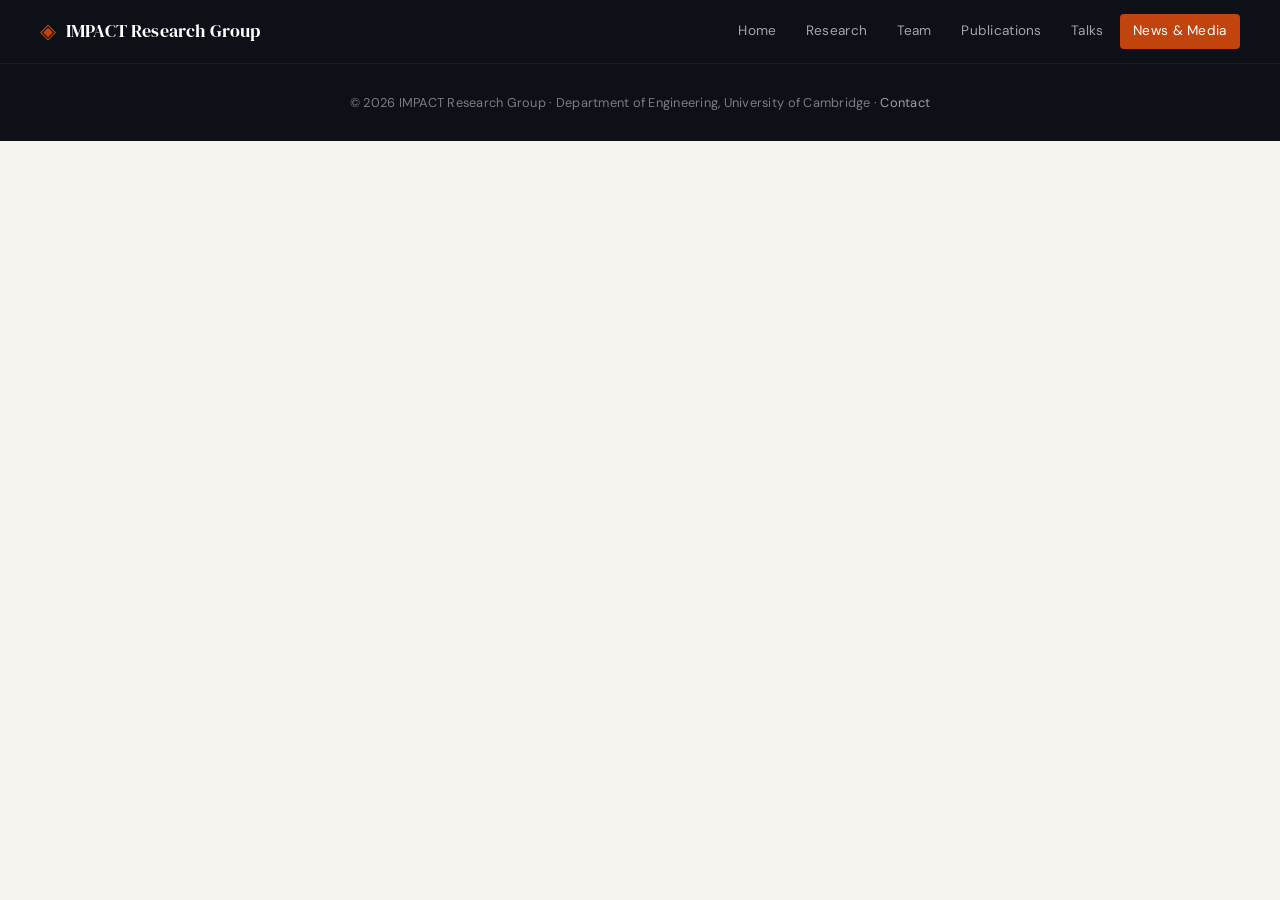
<file: news-media.html>
<!DOCTYPE html>
<html lang="en">
<head>
  <meta charset="UTF-8" />
  <title>IMPACT Research Group · News &amp; Media</title>
  <link rel="stylesheet" href="style.css" />
</head>
<body>
  <header class="header">
    <div class="logo">
      <span class="logo-accent">◈</span> IMPACT Research Group
    </div>
    <nav class="nav">
      <a href="index.html">Home</a>
      <a href="research.html">Research</a>
      <a href="team.html">Team</a>
      <a href="publications.html">Publications</a>
      <a href="talks.html">Talks</a>
      <a href="news-media.html" class="active">News &amp; Media</a>
    </nav>
  </header>

  <!-- <main class="main">
    <section class="section">
      <div class="section-header">
        <h2 class="section-title">News</h2>
      </div>
      <ul class="list">
        <li class="list-item">
          <strong>Dr Selvakumaran Named on FT Top 100 Most Influential Women in UK Engineering</strong>
          <span class="meta">
            2020 · Financial Times recognised Dr Selvakumaran's contributions to engineering
            and infrastructure monitoring using satellite technology.
          </span>
        </li>
        <li class="list-item">
          <strong>Forbes 30 Under 30 Europe — Dr Sakthy Selvakumaran</strong>
          <span class="meta">
            2016 · Recognised for pioneering work applying satellite radar technologies
            to civil infrastructure monitoring and founding tech start-up BKwai.
          </span>
        </li>
        <li class="list-item">
          <strong>IET Leslie H Paddle Award for Doctoral Research</strong>
          <span class="meta">
            Dr Selvakumaran received this award from the Institution of Engineering Technology for
            her PhD research applying InSAR satellite imagery to bridge and infrastructure monitoring.
          </span>
        </li>
        <li class="list-item">
          <strong>EPSRC Funding Awarded for MicroBlast Project</strong>
          <span class="meta">
            New EPSRC-funded research supporting Wanli Ma's work on computer vision and
            remote sensing for disaster risk assessment and structural damage monitoring.
          </span>
        </li>
      </ul>
    </section>

    <section class="section">
      <div class="section-header">
        <h2 class="section-title">Media Coverage</h2>
      </div>
      <div class="grid grid-3">
        <article class="card">
          <div class="badge">TEDx</div>
          <h3>How Satellites Can Help Predict Infrastructure Collapse</h3>
          <p class="meta">TEDx Newnham College · Dr Sakthy Selvakumaran</p>
          <p style="margin-top:0.5rem;">
            An accessible introduction to InSAR satellite monitoring of bridges,
            exploring how space technology can provide early warning of structural failure.
          </p>
          <a href="https://www.cdbb.cam.ac.uk/research/digital-built-environment/application-satellite-technology-infrastructure-monitoring" class="link" style="display:inline-block;margin-top:0.75rem;">View project page</a>
        </article>

        <article class="card">
          <div class="badge">Profile</div>
          <h3>ICE — Inspiring Engineers: Sakthy Selvakumaran</h3>
          <p class="meta">Institution of Civil Engineers</p>
          <p style="margin-top:0.5rem;">
            Profile on Dr Selvakumaran's path from structural engineering on Crossrail
            and international development projects to pioneering satellite monitoring research at Cambridge.
          </p>
          <a href="https://www.ice.org.uk/what-is-civil-engineering/meet-the-engineers/sakthy-selvakumaran" class="link" style="display:inline-block;margin-top:0.75rem;">Read profile</a>
        </article>

        <article class="card">
          <div class="badge">Blog</div>
          <h3>Using Satellite Tools to Better Monitor Assets</h3>
          <p class="meta">Centre for Digital Built Britain · Dr Sakthy Selvakumaran</p>
          <p style="margin-top:0.5rem;">
            Outlines how InSAR technology can extend monitoring coverage for aging
            infrastructure, and the case for integrating satellite data into asset management.
          </p>
          <a href="https://www.cdbb.cam.ac.uk/news/blog-using-satellite-tools-better-monitor-assets" class="link" style="display:inline-block;margin-top:0.75rem;">Read article</a>
        </article>
      </div>
    </section>
  </main> -->

  <footer class="footer">
    © 2026 IMPACT Research Group · Department of Engineering, University of Cambridge ·
    <a href="mailto:ss683@cam.ac.uk">Contact</a>
  </footer>
</body>
</html>
</file>
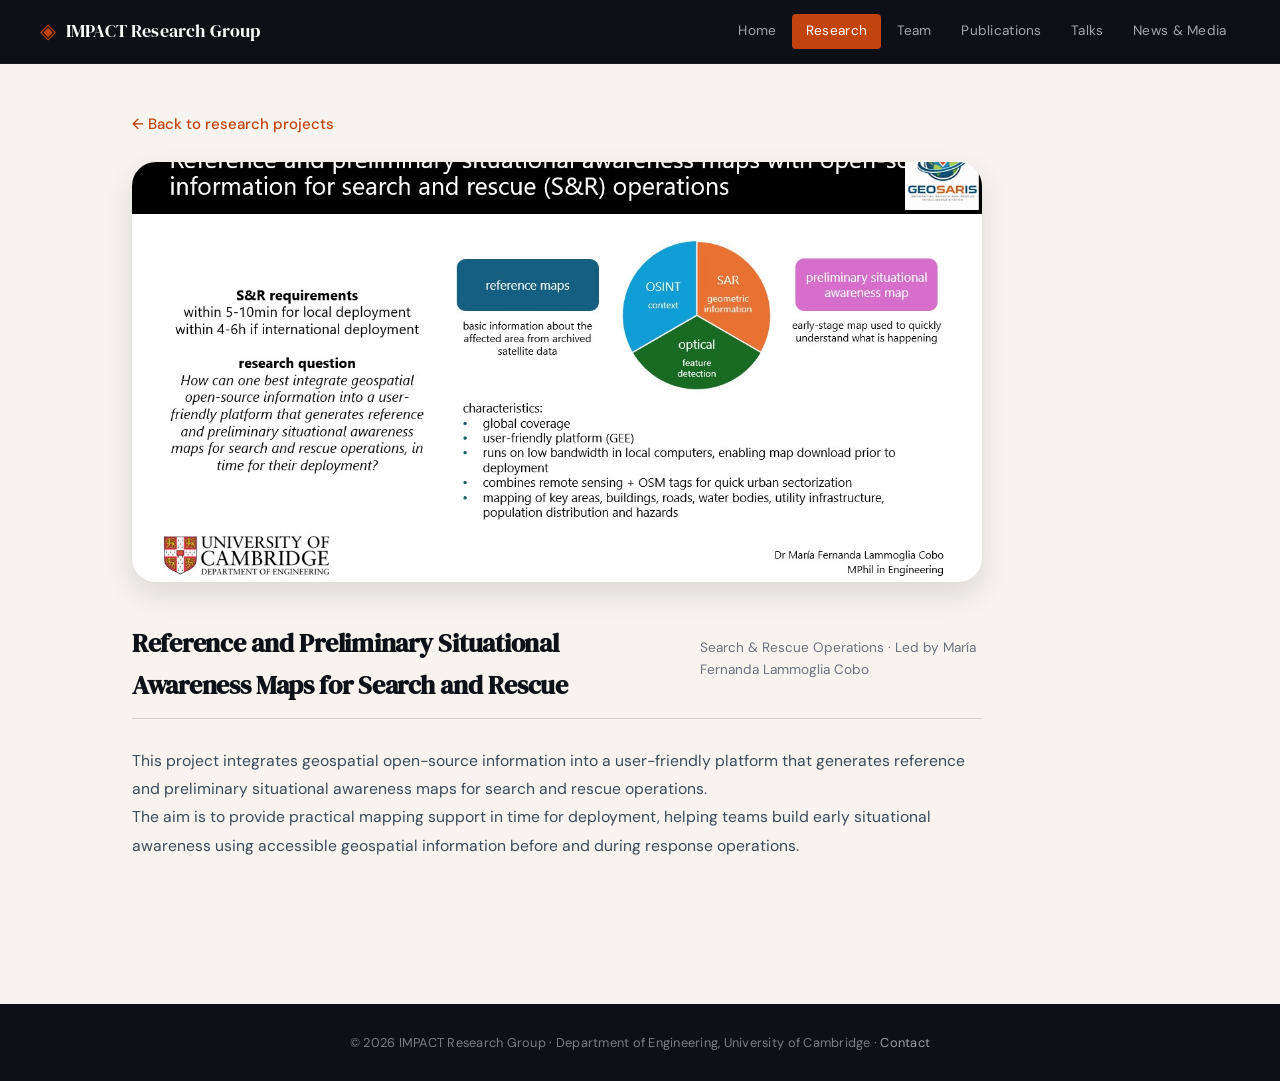
<file: project-search-rescue-maps.html>
<!DOCTYPE html>
<html lang="en">
<head>
  <meta charset="UTF-8" />
  <title>IMPACT Research Group · Reference and Preliminary Situational Awareness Maps for Search and Rescue</title>
  <link rel="stylesheet" href="style.css" />
  <style>
    .project-hero img { width: 100%; max-height: 420px; object-fit: cover; border-radius: 24px; margin-bottom: 2rem; box-shadow: 0 12px 28px rgba(15, 23, 42, 0.12); }
    .back-link { display: inline-block; margin-bottom: 1.5rem; }
    .project-detail { max-width: 850px; }
    .project-detail p { color: var(--slate); line-height: 1.8; font-size: 0.98rem; }
  </style>
</head>
<body>
  <header class="header">
    <div class="logo">
      <span class="logo-accent">◈</span> IMPACT Research Group
    </div>
    <nav class="nav">
      <a href="index.html">Home</a>
      <a href="research.html" class="active">Research</a>
      <a href="team.html">Team</a>
      <a href="publications.html">Publications</a>
      <a href="talks.html">Talks</a>
      <a href="news-media.html">News &amp; Media</a>
    </nav>
  </header>
  <main class="main">
    <section class="section project-detail">
      <a href="research.html" class="link back-link">← Back to research projects</a>
      <div class="project-hero"><img src="photos/Fernanda_project_hero_figure.jpg" alt="Maps and planning" /></div>
      <div class="section-header">
        <h2 class="section-title">Reference and Preliminary Situational Awareness Maps for Search and Rescue</h2>
        <span class="section-subtitle">Search &amp; Rescue Operations · Led by María Fernanda Lammoglia Cobo</span>
      </div>
      <p>This project integrates geospatial open-source information into a user-friendly platform that generates reference and preliminary situational awareness maps for search and rescue operations.</p>
      <p>The aim is to provide practical mapping support in time for deployment, helping teams build early situational awareness using accessible geospatial information before and during response operations.</p>
    </section>
  </main>
  <footer class="footer">
    © 2026 IMPACT Research Group · Department of Engineering, University of Cambridge ·
    <a href="mailto:ss683@cam.ac.uk">Contact</a>
  </footer>
</body>
</html>
</file>
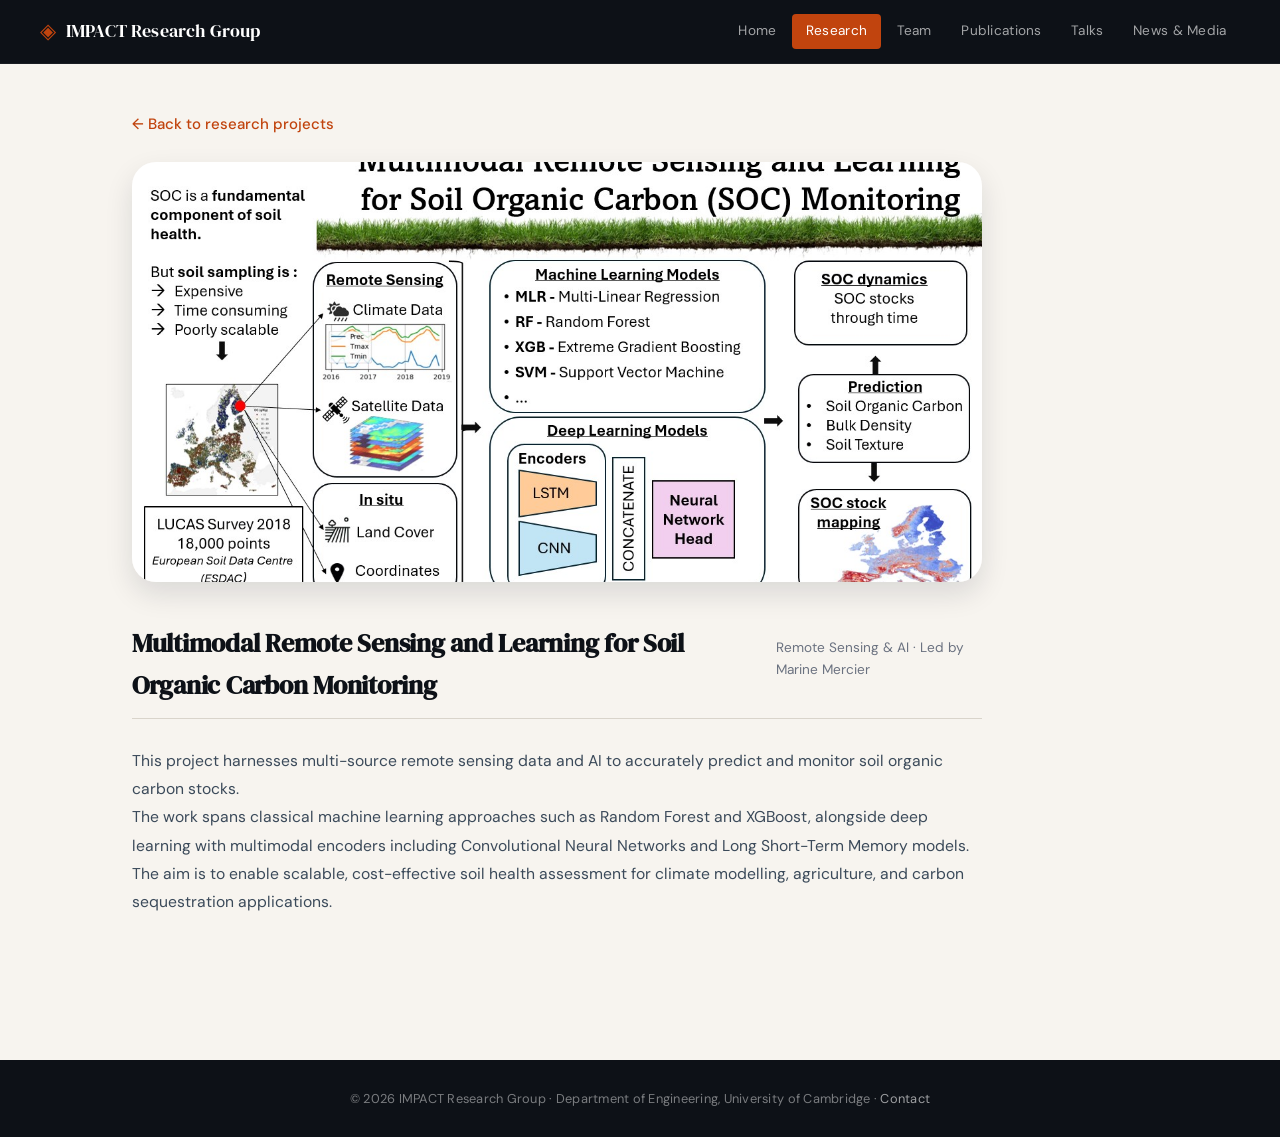
<file: project-soil-organic-carbon.html>
<!DOCTYPE html>
<html lang="en">
<head>
  <meta charset="UTF-8" />
  <title>IMPACT Research Group · Multimodal Remote Sensing and Learning for Soil Organic Carbon Monitoring</title>
  <link rel="stylesheet" href="style.css" />
  <style>
    .project-hero img { width: 100%; max-height: 420px; object-fit: cover; border-radius: 24px; margin-bottom: 2rem; box-shadow: 0 12px 28px rgba(15, 23, 42, 0.12); }
    .back-link { display: inline-block; margin-bottom: 1.5rem; }
    .project-detail { max-width: 850px; }
    .project-detail p { color: var(--slate); line-height: 1.8; font-size: 0.98rem; }
  </style>
</head>
<body>
  <header class="header">
    <div class="logo">
      <span class="logo-accent">◈</span> IMPACT Research Group
    </div>
    <nav class="nav">
      <a href="index.html">Home</a>
      <a href="research.html" class="active">Research</a>
      <a href="team.html">Team</a>
      <a href="publications.html">Publications</a>
      <a href="talks.html">Talks</a>
      <a href="news-media.html">News &amp; Media</a>
    </nav>
  </header>
  <main class="main">
    <section class="section project-detail">
      <a href="research.html" class="link back-link">← Back to research projects</a>
      <div class="project-hero"><img src="photos/Marine_project_hero_figure.jpg" alt="Soil and landscape" /> </div>
      <div class="section-header">
        <h2 class="section-title">Multimodal Remote Sensing and Learning for Soil Organic Carbon Monitoring</h2>
        <span class="section-subtitle">Remote Sensing &amp; AI · Led by Marine Mercier</span>
      </div>
      <p>This project harnesses multi-source remote sensing data and AI to accurately predict and monitor soil organic carbon stocks.</p>
      <p>The work spans classical machine learning approaches such as Random Forest and XGBoost, alongside deep learning with multimodal encoders including Convolutional Neural Networks and Long Short-Term Memory models. The aim is to enable scalable, cost-effective soil health assessment for climate modelling, agriculture, and carbon sequestration applications.</p>
    </section>
  </main>
  <footer class="footer">
    © 2026 IMPACT Research Group · Department of Engineering, University of Cambridge ·
    <a href="mailto:ss683@cam.ac.uk">Contact</a>
  </footer>
</body>
</html>
</file>
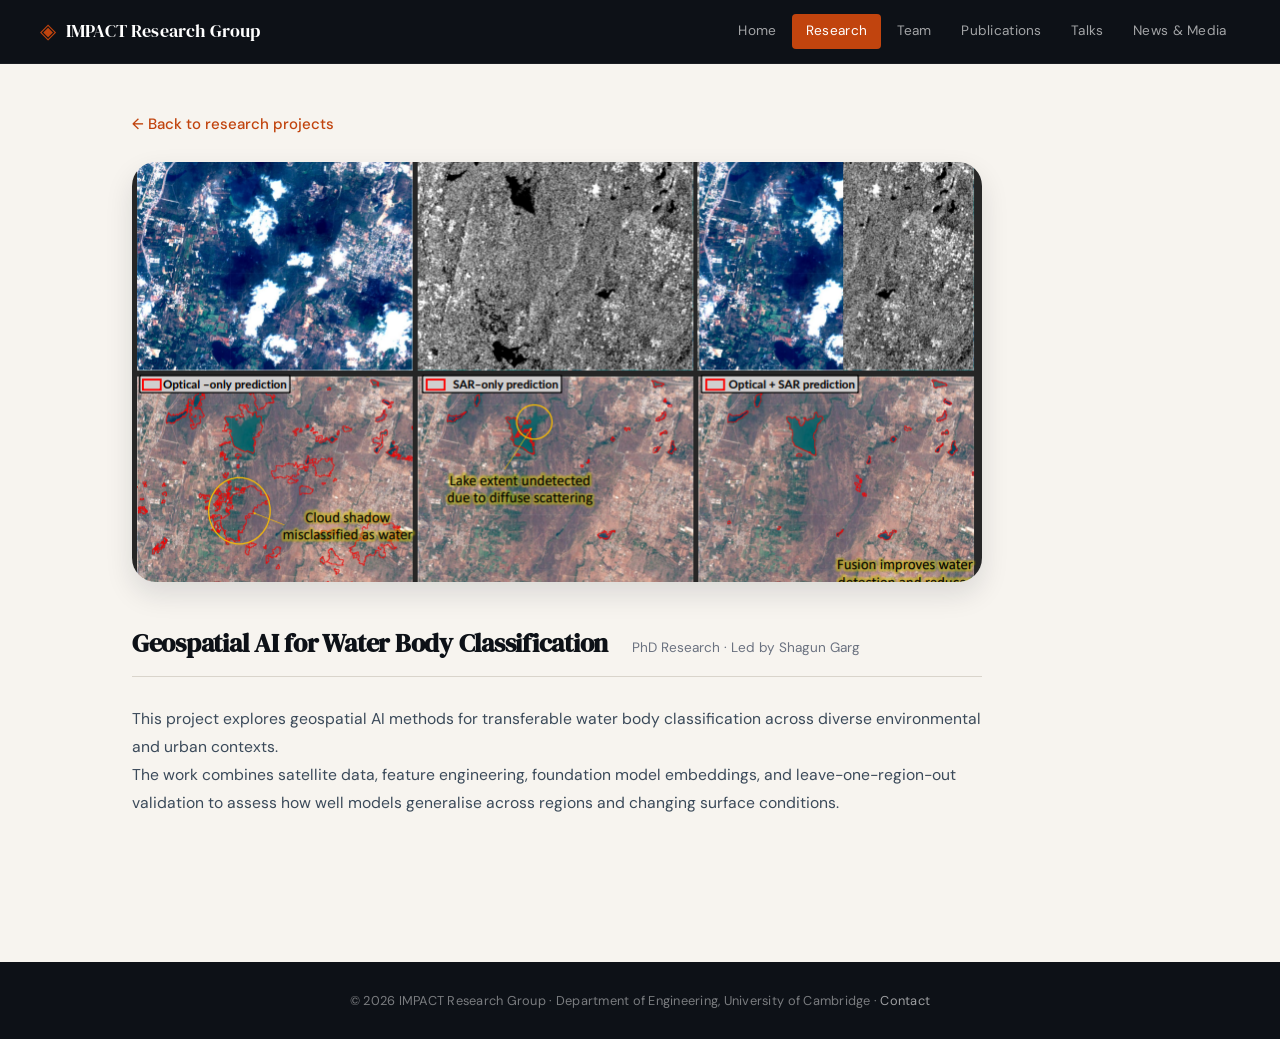
<file: project-water-body-classification.html>
<!DOCTYPE html>
<html lang="en">
<head>
  <meta charset="UTF-8" />
  <title>IMPACT Research Group · Geospatial AI for Water Body Classification</title>
  <link rel="stylesheet" href="style.css" />
  <style>
    .project-hero img { width: 100%; max-height: 420px; object-fit: cover; border-radius: 24px; margin-bottom: 2rem; box-shadow: 0 12px 28px rgba(15, 23, 42, 0.12); }
    .back-link { display: inline-block; margin-bottom: 1.5rem; }
    .project-detail { max-width: 850px; }
    .project-detail p { color: var(--slate); line-height: 1.8; font-size: 0.98rem; }
  </style>
</head>
<body>
  <header class="header">
    <div class="logo">
      <span class="logo-accent">◈</span> IMPACT Research Group
    </div>
    <nav class="nav">
      <a href="index.html">Home</a>
      <a href="research.html" class="active">Research</a>
      <a href="team.html">Team</a>
      <a href="publications.html">Publications</a>
      <a href="talks.html">Talks</a>
      <a href="news-media.html">News &amp; Media</a>
    </nav>
  </header>
  <main class="main">
    <section class="section project-detail">
      <a href="research.html" class="link back-link">← Back to research projects</a>
      <div class="project-hero"><img src="photos/shagun_project_hero_figure.png" alt="Satellite imagery" /></div>
      <div class="section-header">
        <h2 class="section-title">Geospatial AI for Water Body Classification</h2>
        <span class="section-subtitle">PhD Research · Led by Shagun Garg</span>
      </div>
      <p>This project explores geospatial AI methods for transferable water body classification across diverse environmental and urban contexts.</p>
      <p>The work combines satellite data, feature engineering, foundation model embeddings, and leave-one-region-out validation to assess how well models generalise across regions and changing surface conditions.</p>
    </section>
  </main>
  <footer class="footer">
    © 2026 IMPACT Research Group · Department of Engineering, University of Cambridge ·
    <a href="mailto:ss683@cam.ac.uk">Contact</a>
  </footer>
</body>
</html>
</file>
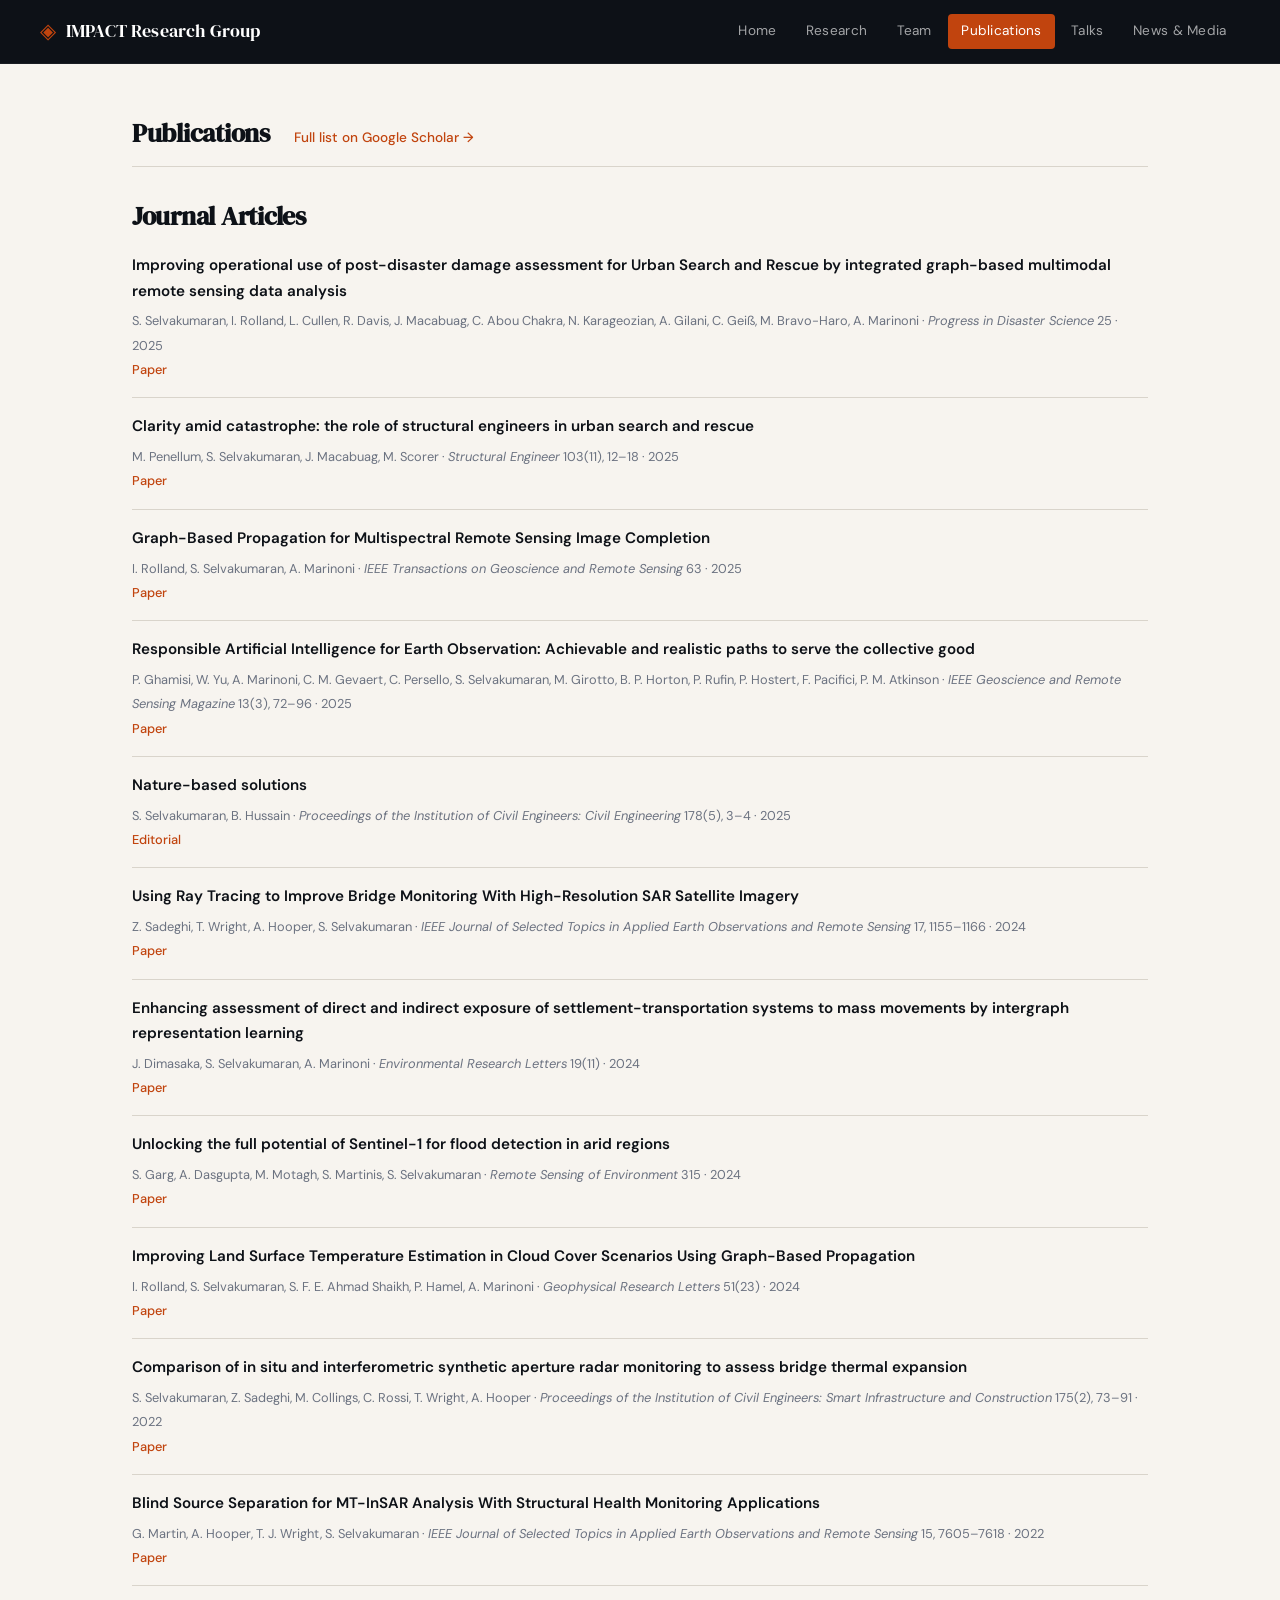
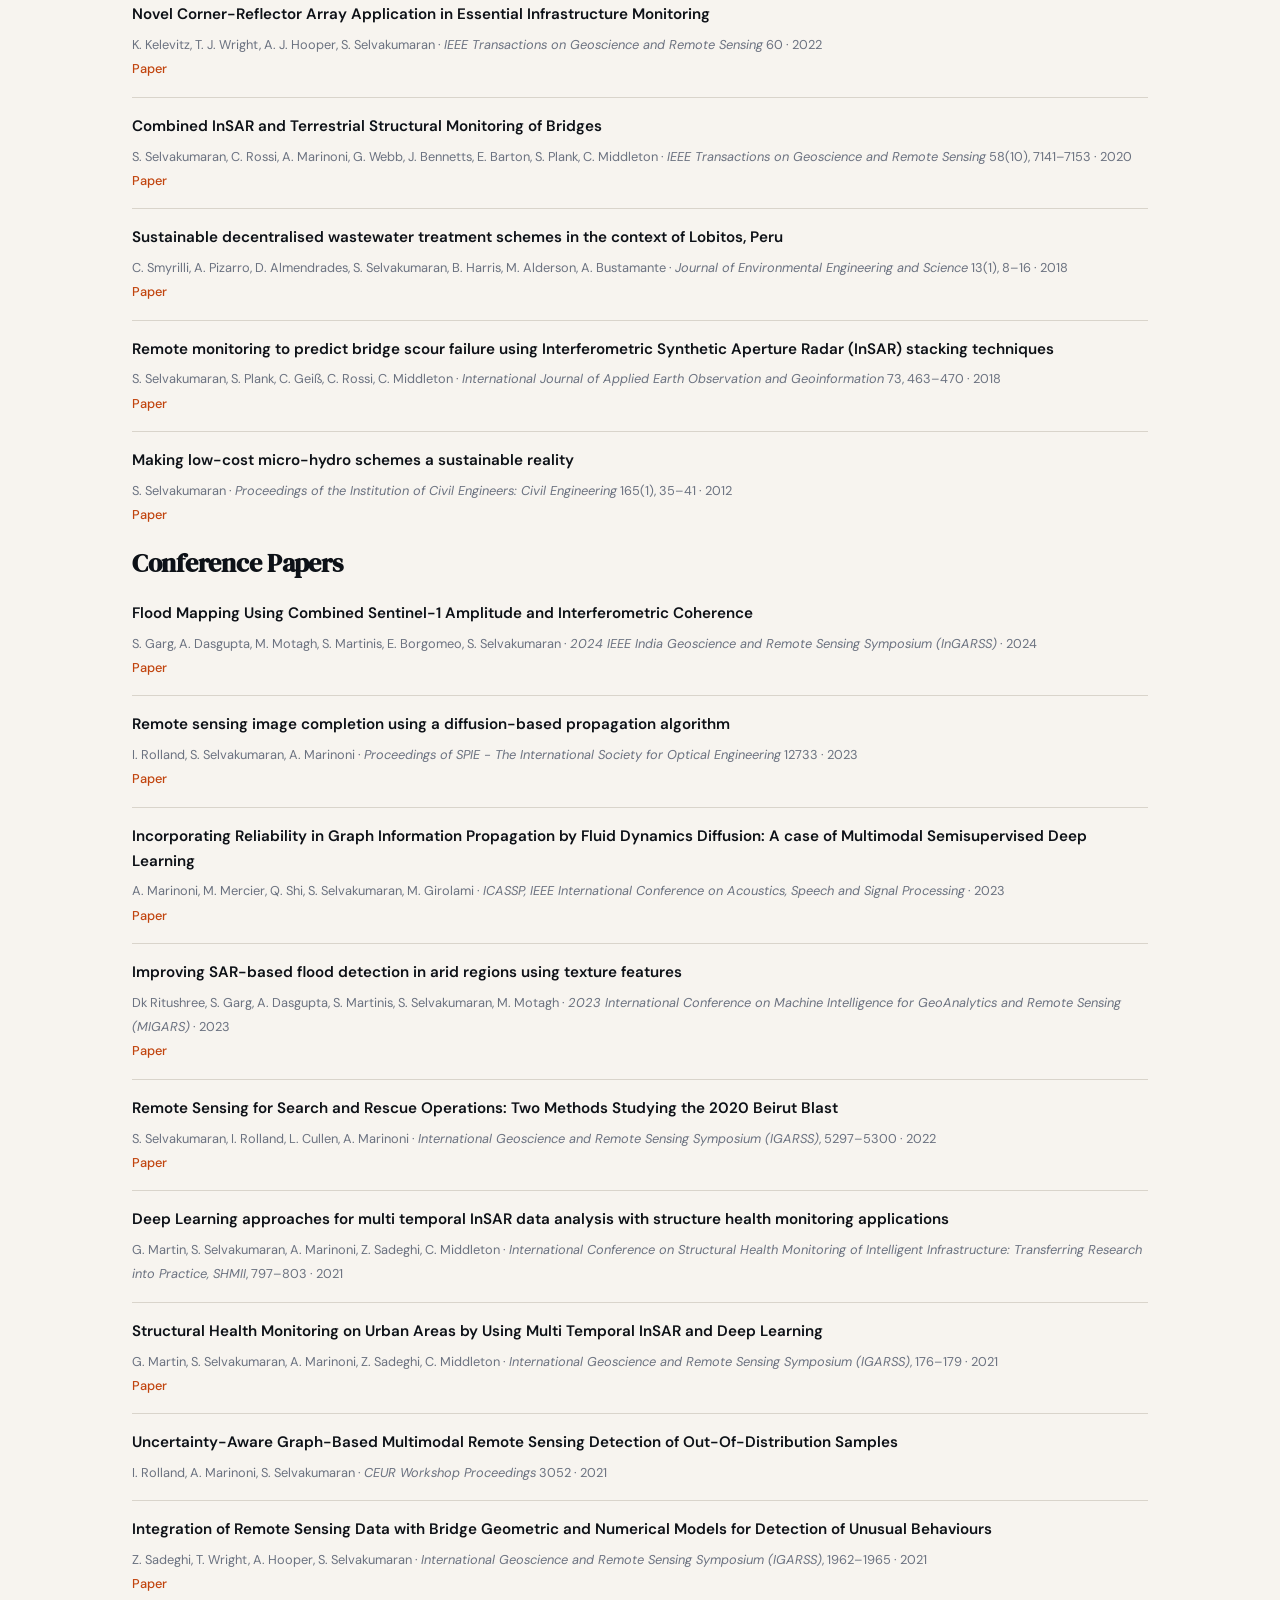
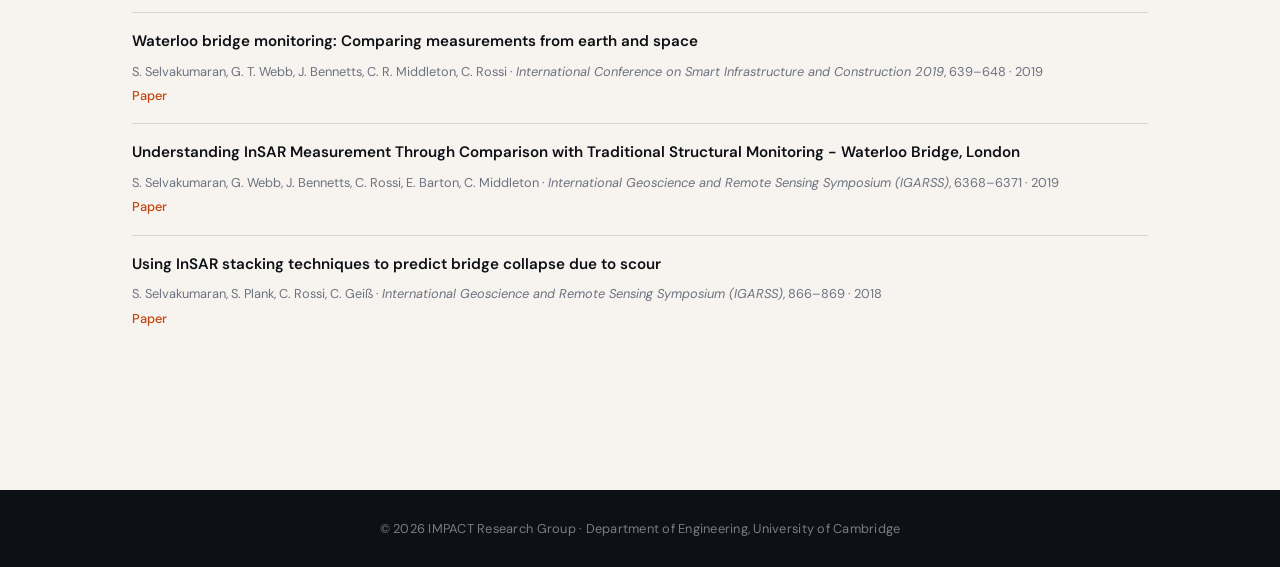
<file: publications.html>
<!DOCTYPE html>
<html lang="en">
<head>
  <meta charset="UTF-8" />
  <title>IMPACT Research Group · Publications</title>
  <link rel="stylesheet" href="style.css" />
</head>
<body>
  <header class="header">
    <div class="logo">
      <span class="logo-accent">◈</span> IMPACT Research Group
    </div>
    <nav class="nav">
      <a href="index.html">Home</a>
      <a href="research.html">Research</a>
      <a href="team.html">Team</a>
      <a href="publications.html" class="active">Publications</a>
      <a href="talks.html">Talks</a>
      <a href="news-media.html">News &amp; Media</a>
    </nav>
  </header>

  <main class="main">
    <section class="section">
      <div class="section-header">
        <h2 class="section-title">Publications</h2>
        <span class="section-subtitle">
          <a href="https://scholar.google.com/citations?user=6X2gmooAAAAJ&amp;hl=en" class="link">Full list on Google Scholar →</a>
        </span>
      </div>

      <h3 class="section-title">Journal Articles</h3>
      <ul class="list">
        <li class="list-item"><strong>Improving operational use of post-disaster damage assessment for Urban Search and Rescue by integrated graph-based multimodal remote sensing data analysis</strong><span class="meta">S. Selvakumaran, I. Rolland, L. Cullen, R. Davis, J. Macabuag, C. Abou Chakra, N. Karageozian, A. Gilani, C. Geiß, M. Bravo-Haro, A. Marinoni · <em>Progress in Disaster Science</em> 25 · 2025<br/><a href="https://doi.org/10.1016/j.pdisas.2025.100404" class="link">Paper</a></span></li>
        <li class="list-item"><strong>Clarity amid catastrophe: the role of structural engineers in urban search and rescue</strong><span class="meta">M. Penellum, S. Selvakumaran, J. Macabuag, M. Scorer · <em>Structural Engineer</em> 103(11), 12–18 · 2025<br/><a href="https://doi.org/10.56330/QXNE6647" class="link">Paper</a></span></li>
        <li class="list-item"><strong>Graph-Based Propagation for Multispectral Remote Sensing Image Completion</strong><span class="meta">I. Rolland, S. Selvakumaran, A. Marinoni · <em>IEEE Transactions on Geoscience and Remote Sensing</em> 63 · 2025<br/><a href="https://doi.org/10.1109/TGRS.2025.3527056" class="link">Paper</a></span></li>
        <li class="list-item"><strong>Responsible Artificial Intelligence for Earth Observation: Achievable and realistic paths to serve the collective good</strong><span class="meta">P. Ghamisi, W. Yu, A. Marinoni, C. M. Gevaert, C. Persello, S. Selvakumaran, M. Girotto, B. P. Horton, P. Rufin, P. Hostert, F. Pacifici, P. M. Atkinson · <em>IEEE Geoscience and Remote Sensing Magazine</em> 13(3), 72–96 · 2025<br/><a href="https://doi.org/10.1109/MGRS.2025.3529726" class="link">Paper</a></span></li>
        <li class="list-item"><strong>Nature-based solutions</strong><span class="meta">S. Selvakumaran, B. Hussain · <em>Proceedings of the Institution of Civil Engineers: Civil Engineering</em> 178(5), 3–4 · 2025<br/><a href="https://doi.org/10.1680/jcien.2025.178.5.3" class="link">Editorial</a></span></li>
        <li class="list-item"><strong>Using Ray Tracing to Improve Bridge Monitoring With High-Resolution SAR Satellite Imagery</strong><span class="meta">Z. Sadeghi, T. Wright, A. Hooper, S. Selvakumaran · <em>IEEE Journal of Selected Topics in Applied Earth Observations and Remote Sensing</em> 17, 1155–1166 · 2024<br/><a href="https://doi.org/10.1109/JSTARS.2023.3335284" class="link">Paper</a></span></li>
        <li class="list-item"><strong>Enhancing assessment of direct and indirect exposure of settlement-transportation systems to mass movements by intergraph representation learning</strong><span class="meta">J. Dimasaka, S. Selvakumaran, A. Marinoni · <em>Environmental Research Letters</em> 19(11) · 2024<br/><a href="https://doi.org/10.1088/1748-9326/ad8172" class="link">Paper</a></span></li>
        <li class="list-item"><strong>Unlocking the full potential of Sentinel-1 for flood detection in arid regions</strong><span class="meta">S. Garg, A. Dasgupta, M. Motagh, S. Martinis, S. Selvakumaran · <em>Remote Sensing of Environment</em> 315 · 2024<br/><a href="https://doi.org/10.1016/j.rse.2024.114417" class="link">Paper</a></span></li>
        <li class="list-item"><strong>Improving Land Surface Temperature Estimation in Cloud Cover Scenarios Using Graph-Based Propagation</strong><span class="meta">I. Rolland, S. Selvakumaran, S. F. E. Ahmad Shaikh, P. Hamel, A. Marinoni · <em>Geophysical Research Letters</em> 51(23) · 2024<br/><a href="https://doi.org/10.1029/2024GL108263" class="link">Paper</a></span></li>
        <li class="list-item"><strong>Comparison of in situ and interferometric synthetic aperture radar monitoring to assess bridge thermal expansion</strong><span class="meta">S. Selvakumaran, Z. Sadeghi, M. Collings, C. Rossi, T. Wright, A. Hooper · <em>Proceedings of the Institution of Civil Engineers: Smart Infrastructure and Construction</em> 175(2), 73–91 · 2022<br/><a href="https://doi.org/10.1680/jsmic.21.00008" class="link">Paper</a></span></li>
        <li class="list-item"><strong>Blind Source Separation for MT-InSAR Analysis With Structural Health Monitoring Applications</strong><span class="meta">G. Martin, A. Hooper, T. J. Wright, S. Selvakumaran · <em>IEEE Journal of Selected Topics in Applied Earth Observations and Remote Sensing</em> 15, 7605–7618 · 2022<br/><a href="https://doi.org/10.1109/JSTARS.2022.3190027" class="link">Paper</a></span></li>
        <li class="list-item"><strong>Novel Corner-Reflector Array Application in Essential Infrastructure Monitoring</strong><span class="meta">K. Kelevitz, T. J. Wright, A. J. Hooper, S. Selvakumaran · <em>IEEE Transactions on Geoscience and Remote Sensing</em> 60 · 2022<br/><a href="https://doi.org/10.1109/TGRS.2022.3196699" class="link">Paper</a></span></li>
        <li class="list-item"><strong>Combined InSAR and Terrestrial Structural Monitoring of Bridges</strong><span class="meta">S. Selvakumaran, C. Rossi, A. Marinoni, G. Webb, J. Bennetts, E. Barton, S. Plank, C. Middleton · <em>IEEE Transactions on Geoscience and Remote Sensing</em> 58(10), 7141–7153 · 2020<br/><a href="https://doi.org/10.1109/TGRS.2020.2979961" class="link">Paper</a></span></li>
        <li class="list-item"><strong>Sustainable decentralised wastewater treatment schemes in the context of Lobitos, Peru</strong><span class="meta">C. Smyrilli, A. Pizarro, D. Almendrades, S. Selvakumaran, B. Harris, M. Alderson, A. Bustamante · <em>Journal of Environmental Engineering and Science</em> 13(1), 8–16 · 2018<br/><a href="https://doi.org/10.1680/jenes.17.00023" class="link">Paper</a></span></li>
        <li class="list-item"><strong>Remote monitoring to predict bridge scour failure using Interferometric Synthetic Aperture Radar (InSAR) stacking techniques</strong><span class="meta">S. Selvakumaran, S. Plank, C. Geiß, C. Rossi, C. Middleton · <em>International Journal of Applied Earth Observation and Geoinformation</em> 73, 463–470 · 2018<br/><a href="https://doi.org/10.1016/j.jag.2018.07.004" class="link">Paper</a></span></li>
        <li class="list-item"><strong>Making low-cost micro-hydro schemes a sustainable reality</strong><span class="meta">S. Selvakumaran · <em>Proceedings of the Institution of Civil Engineers: Civil Engineering</em> 165(1), 35–41 · 2012<br/><a href="https://doi.org/10.1680/cien.2012.165.1.35" class="link">Paper</a></span></li>
      </ul>

      <h3 class="section-title">Conference Papers</h3>
      <ul class="list">
        <li class="list-item"><strong>Flood Mapping Using Combined Sentinel-1 Amplitude and Interferometric Coherence</strong><span class="meta">S. Garg, A. Dasgupta, M. Motagh, S. Martinis, E. Borgomeo, S. Selvakumaran · <em>2024 IEEE India Geoscience and Remote Sensing Symposium (InGARSS)</em> · 2024<br/><a href="https://doi.org/10.1109/InGARSS61818.2024.10984410" class="link">Paper</a></span></li>
        <li class="list-item"><strong>Remote sensing image completion using a diffusion-based propagation algorithm</strong><span class="meta">I. Rolland, S. Selvakumaran, A. Marinoni · <em>Proceedings of SPIE - The International Society for Optical Engineering</em> 12733 · 2023<br/><a href="https://doi.org/10.1117/12.2684456" class="link">Paper</a></span></li>
        <li class="list-item"><strong>Incorporating Reliability in Graph Information Propagation by Fluid Dynamics Diffusion: A case of Multimodal Semisupervised Deep Learning</strong><span class="meta">A. Marinoni, M. Mercier, Q. Shi, S. Selvakumaran, M. Girolami · <em>ICASSP, IEEE International Conference on Acoustics, Speech and Signal Processing</em> · 2023<br/><a href="https://doi.org/10.1109/ICASSP49357.2023.10095086" class="link">Paper</a></span></li>
        <li class="list-item"><strong>Improving SAR-based flood detection in arid regions using texture features</strong><span class="meta">Dk Ritushree, S. Garg, A. Dasgupta, S. Martinis, S. Selvakumaran, M. Motagh · <em>2023 International Conference on Machine Intelligence for GeoAnalytics and Remote Sensing (MIGARS)</em> · 2023<br/><a href="https://doi.org/10.1109/MIGARS57353.2023.10064526" class="link">Paper</a></span></li>
        <li class="list-item"><strong>Remote Sensing for Search and Rescue Operations: Two Methods Studying the 2020 Beirut Blast</strong><span class="meta">S. Selvakumaran, I. Rolland, L. Cullen, A. Marinoni · <em>International Geoscience and Remote Sensing Symposium (IGARSS)</em>, 5297–5300 · 2022<br/><a href="https://doi.org/10.1109/IGARSS46834.2022.9884187" class="link">Paper</a></span></li>
        <li class="list-item"><strong>Deep Learning approaches for multi temporal InSAR data analysis with structure health monitoring applications</strong><span class="meta">G. Martin, S. Selvakumaran, A. Marinoni, Z. Sadeghi, C. Middleton · <em>International Conference on Structural Health Monitoring of Intelligent Infrastructure: Transferring Research into Practice, SHMII</em>, 797–803 · 2021</span></li>
        <li class="list-item"><strong>Structural Health Monitoring on Urban Areas by Using Multi Temporal InSAR and Deep Learning</strong><span class="meta">G. Martin, S. Selvakumaran, A. Marinoni, Z. Sadeghi, C. Middleton · <em>International Geoscience and Remote Sensing Symposium (IGARSS)</em>, 176–179 · 2021<br/><a href="https://doi.org/10.1109/IGARSS47720.2021.9554639" class="link">Paper</a></span></li>
        <li class="list-item"><strong>Uncertainty-Aware Graph-Based Multimodal Remote Sensing Detection of Out-Of-Distribution Samples</strong><span class="meta">I. Rolland, A. Marinoni, S. Selvakumaran · <em>CEUR Workshop Proceedings</em> 3052 · 2021</span></li>
        <li class="list-item"><strong>Integration of Remote Sensing Data with Bridge Geometric and Numerical Models for Detection of Unusual Behaviours</strong><span class="meta">Z. Sadeghi, T. Wright, A. Hooper, S. Selvakumaran · <em>International Geoscience and Remote Sensing Symposium (IGARSS)</em>, 1962–1965 · 2021<br/><a href="https://doi.org/10.1109/IGARSS47720.2021.9555091" class="link">Paper</a></span></li>
        <li class="list-item"><strong>Waterloo bridge monitoring: Comparing measurements from earth and space</strong><span class="meta">S. Selvakumaran, G. T. Webb, J. Bennetts, C. R. Middleton, C. Rossi · <em>International Conference on Smart Infrastructure and Construction 2019</em>, 639–648 · 2019<br/><a href="https://doi.org/10.1680/icsic.64669.639" class="link">Paper</a></span></li>
        <li class="list-item"><strong>Understanding InSAR Measurement Through Comparison with Traditional Structural Monitoring - Waterloo Bridge, London</strong><span class="meta">S. Selvakumaran, G. Webb, J. Bennetts, C. Rossi, E. Barton, C. Middleton · <em>International Geoscience and Remote Sensing Symposium (IGARSS)</em>, 6368–6371 · 2019<br/><a href="https://doi.org/10.1109/IGARSS.2019.8898049" class="link">Paper</a></span></li>
        <li class="list-item"><strong>Using InSAR stacking techniques to predict bridge collapse due to scour</strong><span class="meta">S. Selvakumaran, S. Plank, C. Rossi, C. Geiß · <em>International Geoscience and Remote Sensing Symposium (IGARSS)</em>, 866–869 · 2018<br/><a href="https://doi.org/10.1109/IGARSS.2018.8517566" class="link">Paper</a></span></li>
      </ul>
    </section>
  </main>

  <footer class="footer">
    © 2026 IMPACT Research Group · Department of Engineering, University of Cambridge
  </footer>
</body>
</html>
</file>
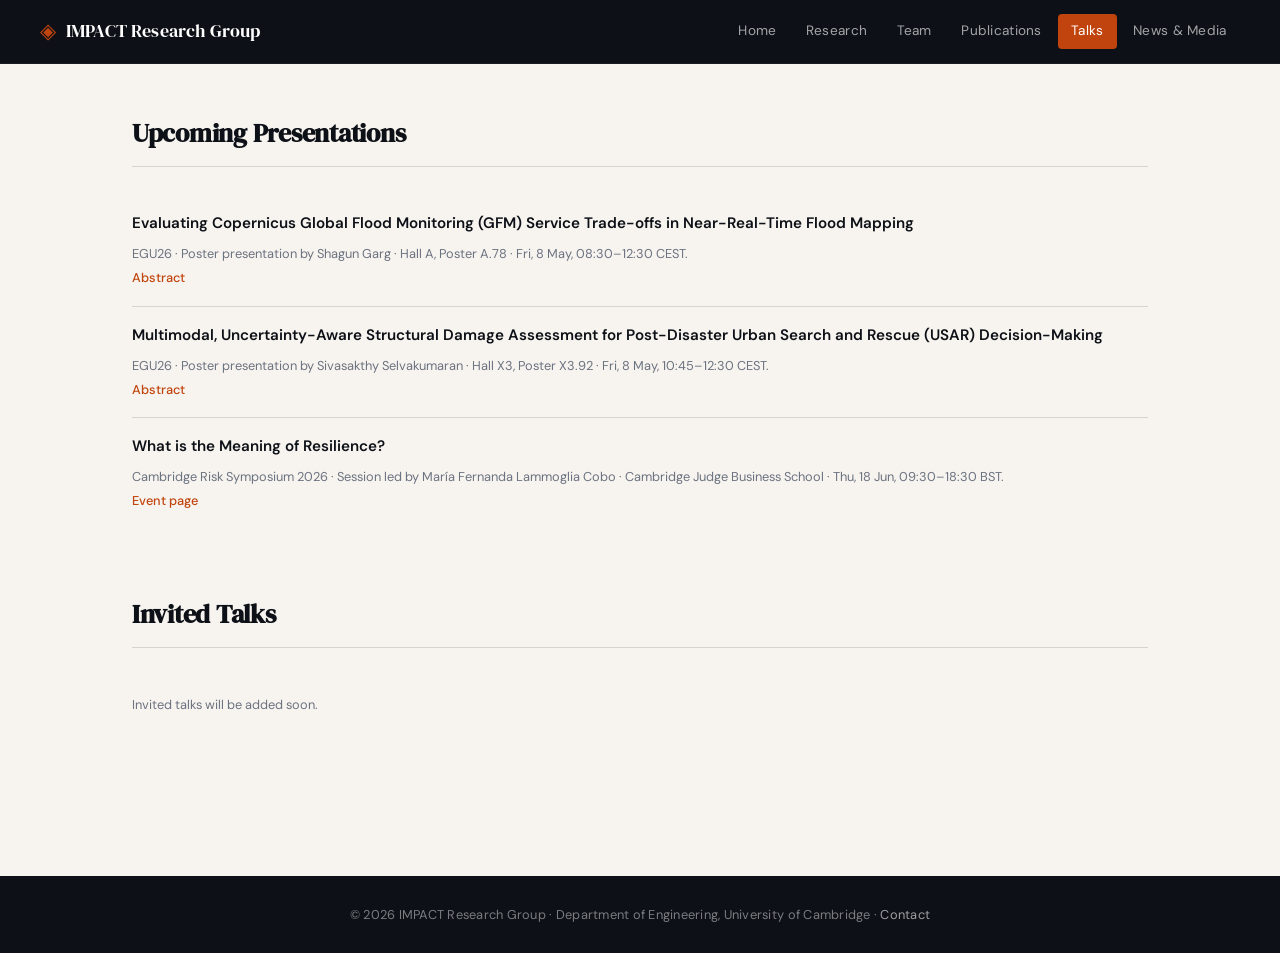
<file: talks.html>
<!DOCTYPE html>
<html lang="en">
<head>
  <meta charset="UTF-8" />
  <title>IMPACT Research Group · Talks</title>
  <link rel="stylesheet" href="style.css" />
</head>
<body>
  <header class="header">
    <div class="logo">
      <span class="logo-accent">◈</span> IMPACT Research Group
    </div>
    <nav class="nav">
      <a href="index.html">Home</a>
      <a href="research.html">Research</a>
      <a href="team.html">Team</a>
      <a href="publications.html">Publications</a>
      <a href="talks.html" class="active">Talks</a>
      <a href="news-media.html">News &amp; Media</a>
    </nav>
  </header>

  <main class="main">

    <section class="section">
      <div class="section-header">
        <h2 class="section-title">Upcoming Presentations</h2>
      </div>
      <ul class="list">
        <li class="list-item">
          <strong>Evaluating Copernicus Global Flood Monitoring (GFM) Service Trade-offs in Near-Real-Time Flood Mapping</strong>
          <span class="meta">
            EGU26 · Poster presentation by Shagun Garg · Hall A, Poster A.78 ·
            Fri, 8 May, 08:30–12:30 CEST.
            <br/>
            <a href="https://meetingorganizer.copernicus.org/EGU26/EGU26-21734.html" class="link">Abstract</a>
          </span>
        </li>

        <li class="list-item">
          <strong>Multimodal, Uncertainty-Aware Structural Damage Assessment for Post-Disaster Urban Search and Rescue (USAR) Decision-Making</strong>
          <span class="meta">
            EGU26 · Poster presentation by Sivasakthy Selvakumaran · Hall X3, Poster X3.92 ·
            Fri, 8 May, 10:45–12:30 CEST.
            <br/>
            <a href="https://meetingorganizer.copernicus.org/EGU26/EGU26-21653.html" class="link">Abstract</a>
          </span>
        </li>

        <li class="list-item">
          <strong>What is the Meaning of Resilience?</strong>
          <span class="meta">
            Cambridge Risk Symposium 2026 · Session led by María Fernanda Lammoglia Cobo ·
            Cambridge Judge Business School · Thu, 18 Jun, 09:30–18:30 BST.
            <br/>
            <a href="https://www.jbs.cam.ac.uk/events/cambridge-risk-symposium-2026/" class="link">Event page</a>
          </span>
        </li>
      </ul>
    </section>

    <section class="section">
      <div class="section-header">
        <h2 class="section-title">Invited Talks</h2>
      </div>
      <ul class="list">
        <li class="list-item">
          <span class="meta">Invited talks will be added soon.</span>
        </li>
      </ul>
    </section>

  </main>

  <footer class="footer">
    © 2026 IMPACT Research Group · Department of Engineering, University of Cambridge ·
    <a href="mailto:ss683@cam.ac.uk">Contact</a>
  </footer>
</body>
</html>
</file>
<file: style.css>
@import url('https://fonts.googleapis.com/css2?family=DM+Serif+Display:ital@0;1&family=DM+Sans:ital,opsz,wght@0,9..40,300;0,9..40,400;0,9..40,500;0,9..40,600;1,9..40,300&display=swap');

:root {
  --ink: #0d1117;
  --paper: #f7f4ef;
  --cream: #ede9e1;
  --rust: #c1440e;
  --rust-light: #f5d9ce;
  --slate: #3b4a5a;
  --mid: #6b7280;
  --border: #d9d4cb;
  --white: #ffffff;
}

* {
  margin: 0;
  padding: 0;
  box-sizing: border-box;
}

body {
  background: var(--paper);
  color: var(--ink);
  font-family: 'DM Sans', sans-serif;
  line-height: 1.65;
  font-size: 15px;
}

/* HEADER */
.header {
  background: var(--ink);
  padding: 0 2.5rem;
  display: flex;
  justify-content: space-between;
  align-items: center;
  height: 64px;
  position: sticky;
  top: 0;
  z-index: 100;
  border-bottom: 1px solid rgba(255,255,255,0.05);
}

.logo {
  font-family: 'DM Serif Display', serif;
  font-size: 1.15rem;
  color: var(--white);
  letter-spacing: 0.01em;
  display: flex;
  align-items: center;
  gap: 0.6rem;
}

.logo-accent {
  color: var(--rust);
  font-size: 1.3rem;
}

.nav {
  display: flex;
  align-items: center;
  gap: 0.15rem;
}

.nav a {
  color: rgba(255,255,255,0.62);
  text-decoration: none;
  font-size: 0.85rem;
  font-weight: 400;
  padding: 0.4rem 0.85rem;
  border-radius: 4px;
  letter-spacing: 0.02em;
  transition: color 0.2s, background 0.2s;
}

.nav a:hover {
  color: var(--white);
  background: rgba(255,255,255,0.08);
}

.nav a.active {
  color: var(--white);
  background: var(--rust);
}

/* MAIN */
.main {
  max-width: 1080px;
  margin: 0 auto;
  padding: 3rem 2rem 5rem;
}

/* HERO */
.hero {
  display: grid;
  grid-template-columns: 1.2fr 1fr;
  gap: 2rem;
  align-items: center;
  padding: 4rem 0 3rem;
  border-bottom: 1px solid var(--border);
  margin-bottom: 3.5rem;
}

.hero-eyebrow {
  font-size: 0.75rem;
  font-weight: 600;
  letter-spacing: 0.15em;
  text-transform: uppercase;
  color: var(--rust);
  margin-bottom: 1rem;
  display: flex;
  align-items: center;
  gap: 0.5rem;
}

.hero-eyebrow::before {
  content: '';
  display: inline-block;
  width: 24px;
  height: 2px;
  background: var(--rust);
}

.hero h1 {
  font-family: 'DM Serif Display', serif;
  font-size: clamp(2.2rem, 4vw, 3.2rem);
  line-height: 1.12;
  color: var(--ink);
  margin-bottom: 1.25rem;
  letter-spacing: -0.01em;
}

.hero h1 em {
  font-style: italic;
  color: var(--rust);
}

.hero-desc {
  color: var(--slate);
  font-size: 0.97rem;
  max-width: 440px;
  line-height: 1.75;
  margin-bottom: 2rem;
}

.hero-pills {
  display: flex;
  flex-wrap: wrap;
  gap: 0.5rem;
}

.pill {
  background: var(--cream);
  border: 1px solid var(--border);
  color: var(--slate);
  font-size: 0.78rem;
  padding: 0.35rem 0.85rem;
  border-radius: 999px;
  font-weight: 500;
  letter-spacing: 0.02em;
}

.hero-image-wrap {
  position: relative;
}

.hero-image-wrap img {
  width: 100%;
  border-radius: 12px;
  object-fit: cover;
  height: 340px;
  display: block;
}

.hero-image-wrap::before {
  content: '';
  position: absolute;
  inset: -10px -10px auto auto;
  width: 80px;
  height: 80px;
  border-top: 3px solid var(--rust);
  border-right: 3px solid var(--rust);
  border-radius: 0 8px 0 0;
  z-index: 1;
}

/* SECTIONS */
.section {
  margin-bottom: 4rem;
}

.section-header {
  display: flex;
  align-items: baseline;
  gap: 1.5rem;
  margin-bottom: 1.75rem;
  padding-bottom: 0.75rem;
  border-bottom: 1px solid var(--border);
}

.section-title {
  font-family: 'DM Serif Display', serif;
  font-size: 1.6rem;
  color: var(--ink);
  letter-spacing: -0.01em;
}

.section-subtitle {
  font-size: 0.85rem;
  color: var(--mid);
}

/* CARDS */
.grid {
  display: grid;
  gap: 1.25rem;
}

.grid-3 {
  grid-template-columns: repeat(auto-fit, minmax(260px, 1fr));
}

.card {
  background: var(--white);
  border: 1px solid var(--border);
  border-radius: 10px;
  padding: 1.5rem;
  transition: border-color 0.2s, box-shadow 0.2s, transform 0.2s;
}

.card:hover {
  border-color: var(--rust);
  box-shadow: 0 8px 32px rgba(193,68,14,0.08);
  transform: translateY(-2px);
}

.card h3 {
  font-family: 'DM Serif Display', serif;
  font-size: 1.05rem;
  color: var(--ink);
  margin-bottom: 0.5rem;
  line-height: 1.3;
}

.card p {
  font-size: 0.88rem;
  color: var(--slate);
  line-height: 1.65;
}

.card img {
  width: 100%;
  border-radius: 7px;
  margin-bottom: 1rem;
  height: 160px;
  object-fit: cover;
}

.badge {
  display: inline-block;
  font-size: 0.68rem;
  padding: 0.2rem 0.6rem;
  border-radius: 999px;
  background: var(--rust-light);
  color: var(--rust);
  font-weight: 600;
  letter-spacing: 0.06em;
  text-transform: uppercase;
  margin-bottom: 0.6rem;
}

/* LISTS */
.list {
  list-style: none;
  padding: 0;
}

.list-item {
  padding: 1rem 0;
  border-bottom: 1px solid var(--border);
  font-size: 0.92rem;
}

.list-item:last-child {
  border-bottom: none;
}

.list-item strong {
  display: block;
  font-size: 0.95rem;
  color: var(--ink);
  margin-bottom: 0.3rem;
  font-weight: 600;
}

.meta {
  font-size: 0.8rem;
  color: var(--mid);
  line-height: 1.6;
}

a.link {
  color: var(--rust);
  text-decoration: none;
  font-weight: 500;
  border-bottom: 1px solid transparent;
  transition: border-color 0.2s;
}

a.link:hover {
  border-bottom-color: var(--rust);
}

/* TEAM */
.team-grid {
  display: grid;
  grid-template-columns: repeat(auto-fit, minmax(220px, 1fr));
  gap: 1.5rem;
}

.team-card {
  background: var(--white);
  border: 1px solid var(--border);
  border-radius: 10px;
  padding: 1.75rem 1.5rem;
  text-align: center;
  transition: border-color 0.2s, box-shadow 0.2s;
}

.team-card:hover {
  border-color: var(--rust);
  box-shadow: 0 8px 32px rgba(193,68,14,0.08);
}

.team-card img {
  width: 88px;
  height: 88px;
  border-radius: 50%;
  object-fit: cover;
  margin: 0 auto 1rem;
  display: block;
  border: 3px solid var(--cream);
  filter: grayscale(15%);
}

.team-card h3 {
  font-family: 'DM Serif Display', serif;
  font-size: 1.05rem;
  color: var(--ink);
  margin-bottom: 0.2rem;
}

.team-card .role {
  font-size: 0.78rem;
  color: var(--rust);
  font-weight: 600;
  letter-spacing: 0.04em;
  text-transform: uppercase;
  margin-bottom: 0.5rem;
}

.team-card p.meta {
  font-size: 0.83rem;
  color: var(--slate);
  margin-bottom: 0.85rem;
  line-height: 1.5;
}

.team-card .links {
  display: flex;
  justify-content: center;
  gap: 0.4rem;
  flex-wrap: wrap;
}

.team-card .links a {
  font-size: 0.75rem;
  padding: 0.25rem 0.6rem;
  border-radius: 4px;
  background: var(--cream);
  color: var(--slate);
  text-decoration: none;
  font-weight: 500;
  transition: background 0.2s, color 0.2s;
}

.team-card .links a:hover {
  background: var(--rust);
  color: var(--white);
}

/* FOOTER */
.footer {
  background: var(--ink);
  color: rgba(255,255,255,0.45);
  text-align: center;
  padding: 1.75rem 0;
  font-size: 0.8rem;
  letter-spacing: 0.02em;
  margin-top: 0;
}

.footer a {
  color: rgba(255,255,255,0.6);
  text-decoration: none;
}

.footer a:hover {
  color: var(--rust);
}

/* RESPONSIVE */
@media (max-width: 768px) {
  .hero {
    grid-template-columns: 1fr;
    gap: 2rem;
    padding: 2.5rem 0 2rem;
  }
  .header {
    flex-direction: column;
    height: auto;
    padding: 1rem 1.5rem;
    gap: 0.75rem;
    position: static;
  }
  .nav {
    flex-wrap: wrap;
    justify-content: center;
  }
  .main {
    padding: 2rem 1.25rem 3rem;
  }
  .hero-image-wrap::before {
    display: none;
  }
}
</file>
